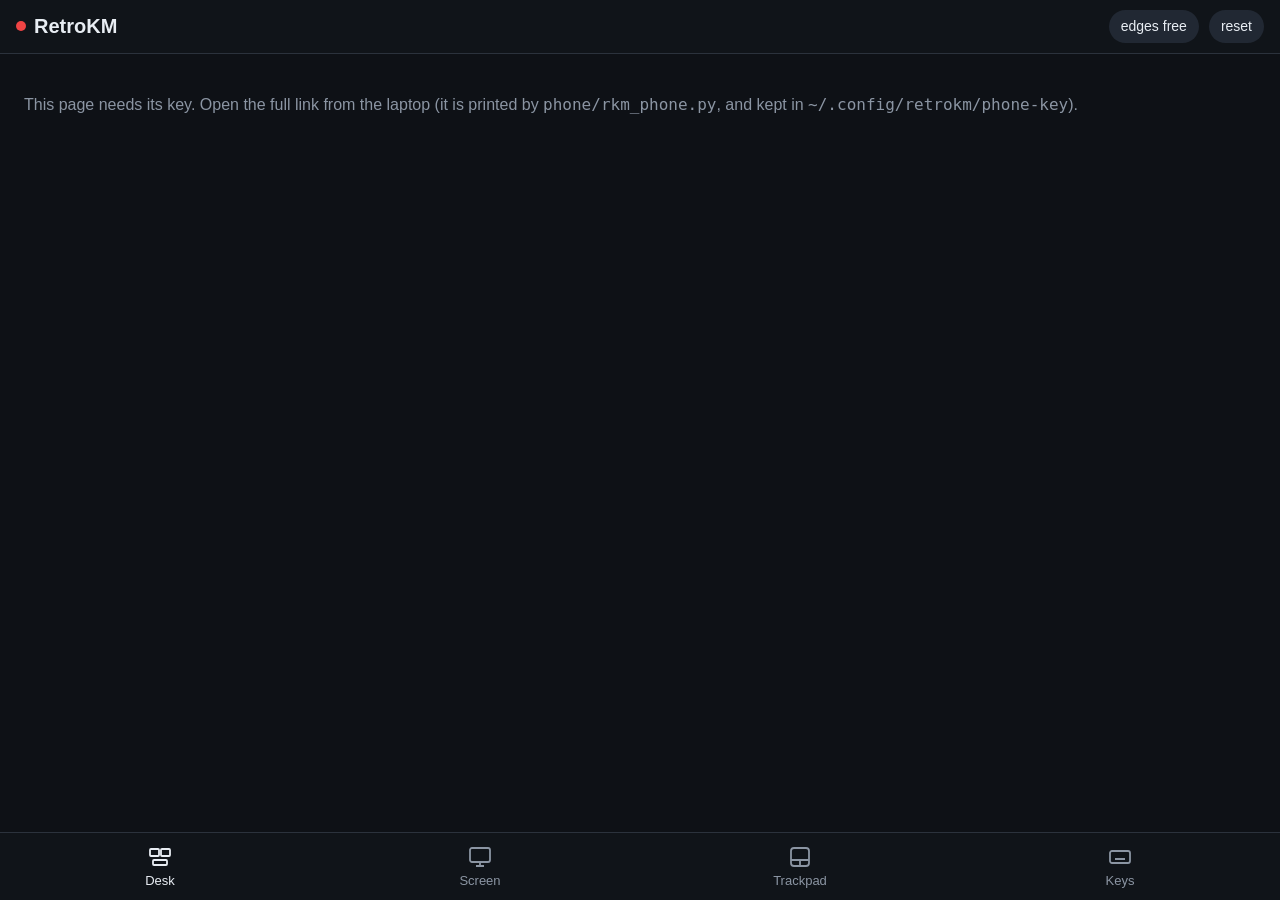
<file: phone/index.html>
<!doctype html>
<html lang="en">
<head>
<meta charset="utf-8">
<meta name="viewport" content="width=device-width, initial-scale=1, viewport-fit=cover, user-scalable=no">
<meta name="apple-mobile-web-app-capable" content="yes">
<meta name="mobile-web-app-capable" content="yes">
<meta name="apple-mobile-web-app-status-bar-style" content="black-translucent">
<meta name="apple-mobile-web-app-title" content="RetroKM">
<meta name="theme-color" content="#0e1116">
<link rel="apple-touch-icon" href="/icon.png">
<link id="manifest" rel="manifest" href="/manifest.json">
<title>RetroKM</title>
<style>
:root {
  --bg: #0e1116; --card: #181d25; --card2: #212833; --line: #2b323c;
  --text: #e8edf3; --muted: #8b95a3; --accent: #3b82f6; --ok: #22c55e;
  --bad: #ef4444; --warn: #fbbf24;
  --safe-t: env(safe-area-inset-top); --safe-b: env(safe-area-inset-bottom);
}
* { box-sizing: border-box; -webkit-tap-highlight-color: transparent; }
html, body { margin: 0; height: 100%; background: var(--bg); color: var(--text);
  font: 16px/1.35 -apple-system, BlinkMacSystemFont, "Segoe UI", Roboto, sans-serif;
  -webkit-user-select: none; user-select: none; overscroll-behavior: none; }
body { display: flex; flex-direction: column; }
button { font: inherit; color: inherit; border: 0; background: var(--card2);
  border-radius: 12px; padding: 10px 14px; cursor: pointer; }
button:active { filter: brightness(1.35); }
button:disabled { opacity: .4; }

header { padding: calc(var(--safe-t) + 10px) 16px 10px; display: flex; align-items: center;
  gap: 10px; border-bottom: 1px solid var(--line); background: #101419; }
header h1 { font-size: 20px; margin: 0; flex: 1; display: flex; align-items: center; gap: 8px; }
.dot { width: 10px; height: 10px; border-radius: 50%; background: var(--bad); flex: none; }
.dot.on { background: var(--ok); }
.chip { font-size: 14px; padding: 7px 12px; border-radius: 999px; }
.chip.lock-on { background: #3b2f14; color: var(--warn); }

main { flex: 1; overflow-y: auto; -webkit-overflow-scrolling: touch; }
.page { display: none; padding: 14px 16px 20px; }
.page.show { display: block; }
#pad.show { display: flex; flex-direction: column; height: 100%; padding-bottom: 12px; }
h2 { font-size: 13px; text-transform: uppercase; letter-spacing: .06em; color: var(--muted);
  margin: 18px 2px 8px; font-weight: 600; }
h2:first-child { margin-top: 2px; }

.focusbar { display: flex; align-items: center; gap: 10px; background: var(--card);
  border-radius: 14px; padding: 12px 14px; }
.focusbar .swatch { width: 14px; height: 14px; border-radius: 4px; }
.focusbar b { font-size: 18px; }

.grid { display: grid; grid-template-columns: repeat(auto-fill, minmax(148px, 1fr)); gap: 10px; }
.card { background: var(--card); border-radius: 14px; padding: 12px; border: 2px solid transparent;
  display: flex; flex-direction: column; gap: 6px; text-align: left; }
.card.focus { border-color: var(--ok); }
.card .top { display: flex; align-items: center; gap: 8px; }
.card .name { font-weight: 600; overflow: hidden; text-overflow: ellipsis; white-space: nowrap; }
.card .sub { font-size: 13px; color: var(--muted); }
.card.off .name { color: var(--muted); }
.stat { display: inline-flex; align-items: center; gap: 5px; }
.stat i { width: 7px; height: 7px; border-radius: 50%; background: #59606b; }
.stat i.on { background: var(--ok); }

.mon { display: flex; flex-direction: column; align-items: center; gap: 4px; }
.screen { width: 100%; aspect-ratio: 16 / 9; border-radius: 6px; border: 3px solid #3a4250;
  display: flex; align-items: center; justify-content: center; text-align: center;
  font-size: 13px; padding: 4px; background: #0b0e12; overflow: hidden; }
.screen.r43 { aspect-ratio: 4 / 3; }

/* sheets */
#veil { position: fixed; inset: 0; background: rgba(0,0,0,.5); display: none; z-index: 10; }
#veil.show { display: block; }
#sheet { position: fixed; left: 0; right: 0; bottom: 0; z-index: 11; background: #151a21;
  border-radius: 18px 18px 0 0; padding: 8px 16px calc(var(--safe-b) + 16px);
  transform: translateY(105%); transition: transform .2s ease; max-height: 80vh; overflow-y: auto; }
#sheet.show { transform: none; }
#sheet .grab { width: 40px; height: 5px; border-radius: 3px; background: #3a4250; margin: 0 auto 10px; }
#sheet h3 { margin: 4px 0 2px; font-size: 19px; }
#sheet p { margin: 0 0 12px; color: var(--muted); font-size: 14px; white-space: pre-line; }
.opts { display: flex; flex-direction: column; gap: 8px; }
.opts button { text-align: left; padding: 13px 14px; display: flex; align-items: center; gap: 10px; }
.opts button.cur { background: #1f4d3a; }
.opts button.danger { color: #fca5a5; }

/* trackpad */
#surface { flex: 1; min-height: 200px; background: var(--card); border-radius: 18px;
  border: 1px solid var(--line); position: relative; touch-action: none;
  display: flex; align-items: center; justify-content: center; color: #4b5563; font-size: 14px;
  text-align: center; padding: 20px; }
#surface.drag { border-color: var(--accent); }
.btnrow { display: grid; grid-template-columns: 1fr 1fr 1fr; gap: 8px; margin-top: 10px; }
.btnrow button { padding: 18px 0; touch-action: none; }
.btnrow button.held { background: var(--accent); }
.typerow { display: flex; gap: 8px; margin-top: 10px; }
#typer { flex: 1; font: inherit; color: var(--text); background: var(--card); border: 1px solid var(--line);
  border-radius: 12px; padding: 12px 14px; -webkit-user-select: text; user-select: text; }
.speed { display: flex; align-items: center; gap: 10px; margin-top: 10px; color: var(--muted); font-size: 14px; }
.speed input { flex: 1; }

/* keys */
.keys { display: grid; grid-template-columns: repeat(4, 1fr); gap: 8px; }
.keys.k6 { grid-template-columns: repeat(6, 1fr); }
.keys button { padding: 14px 0; font-size: 15px; }
.keys button.mod.on { background: var(--accent); }
.wide2 { grid-column: span 2; }

nav { display: flex; border-top: 1px solid var(--line); background: #101419;
  padding-bottom: var(--safe-b); }
nav button { flex: 1; background: none; border-radius: 0; padding: 12px 0 10px; color: var(--muted);
  font-size: 13px; display: flex; flex-direction: column; align-items: center; gap: 3px; }
nav button.cur { color: var(--text); }
nav svg { width: 24px; height: 24px; }

/* screen view */
#screen.show { display: flex; flex-direction: column; height: 100%; padding: 10px 0 0; }
.sbar { display: flex; gap: 6px; padding: 0 12px 8px; align-items: center; overflow-x: auto; }
.sbar button { padding: 8px 12px; font-size: 14px; white-space: nowrap; }
.sbar button.cur { background: var(--accent); }
.sbar .gap { flex: 1; }
#view { flex: 1; position: relative; overflow: hidden; background: #000; touch-action: none; }
#view img:not([src]) { visibility: hidden; }
#view img { position: absolute; left: 0; top: 0; transform-origin: 0 0; pointer-events: none;
  -webkit-user-drag: none; image-rendering: auto; }
#view .msg { position: absolute; inset: 0; display: flex; align-items: center; justify-content: center;
  color: var(--muted); font-size: 14px; text-align: center; padding: 20px; }
#screen .typerow { padding: 0 12px 10px; margin-top: 8px; display: none; }
#screen .typerow.show { display: flex; }
#tapmark { position: absolute; width: 28px; height: 28px; margin: -14px 0 0 -14px; border-radius: 50%;
  border: 2px solid var(--accent); opacity: 0; pointer-events: none; transition: opacity .35s; }

#toast { position: fixed; left: 50%; top: calc(var(--safe-t) + 64px); transform: translateX(-50%);
  background: #3b2f14; color: #fde68a; padding: 10px 16px; border-radius: 999px; font-size: 14px;
  z-index: 20; opacity: 0; transition: opacity .2s; pointer-events: none; max-width: 90vw; text-align: center; }
#toast.show { opacity: 1; }
#nokey { padding: 40px 24px; color: var(--muted); display: none; }
</style>
</head>
<body>
<header>
  <h1><span class="dot" id="hubdot"></span>RetroKM</h1>
  <button class="chip" id="lockbtn">edges free</button>
  <button class="chip" id="resetbtn">reset</button>
</header>

<main>
  <div id="nokey">This page needs its key. Open the full link from the laptop
    (it is printed by <code>phone/rkm_phone.py</code>, and kept in
    <code>~/.config/retrokm/phone-key</code>).</div>

  <section class="page show" id="desk">
    <h2>In control</h2>
    <div class="focusbar" id="focusbar"></div>
    <h2>Machines</h2>
    <div class="grid" id="machines"></div>
    <h2>Monitors</h2>
    <div class="grid" id="monitors"></div>
  </section>

  <section class="page" id="screen">
    <div class="sbar" id="sbar">
      <span class="gap"></span>
      <button data-wheel="360">▲</button><button data-wheel="-360">▼</button>
      <button id="kbtoggle">⌨</button>
    </div>
    <div id="view"><img id="shot" alt=""><div id="tapmark"></div><div class="msg" id="viewmsg">connecting…</div></div>
    <div class="typerow" id="typerow2">
      <input id="typer2" placeholder="type into the laptop…" autocomplete="off" autocorrect="off"
             autocapitalize="off" spellcheck="false" enterkeyhint="send">
    </div>
  </section>

  <section class="page" id="pad">
    <div id="surface">drag to move · tap to click<br>two fingers: tap to right-click, drag to scroll</div>
    <div class="btnrow">
      <button data-btn="1">Left</button><button data-btn="3">Middle</button><button data-btn="2">Right</button>
    </div>
    <div class="typerow">
      <input id="typer" placeholder="type here…" autocomplete="off" autocorrect="off"
             autocapitalize="off" spellcheck="false" enterkeyhint="send">
    </div>
    <div class="speed">speed <input type="range" id="speed" min="0.5" max="4" step="0.1" value="1.8"></div>
  </section>

  <section class="page" id="keyspage">
    <h2>Hold for the next key</h2>
    <div class="keys">
      <button class="mod" data-mod="leftctrl">Ctrl</button><button class="mod" data-mod="leftalt">Alt</button>
      <button class="mod" data-mod="leftshift">Shift</button><button class="mod" data-mod="leftmeta">Win</button>
    </div>
    <h2>Keys</h2>
    <div class="keys">
      <button data-key="esc">Esc</button><button data-key="tab">Tab</button>
      <button data-key="backspace">⌫</button><button data-key="enter">Enter</button>
      <button data-key="insert">Ins</button><button data-key="home">Home</button>
      <button data-key="pageup">PgUp</button><button data-key="delete">Del</button>
      <button data-key="printscreen">PrtSc</button><button data-key="end">End</button>
      <button data-key="pagedown">PgDn</button><button data-key="space">Space</button>
      <span></span><button data-key="up">↑</button><span></span><span></span>
      <button data-key="left">←</button><button data-key="down">↓</button><button data-key="right">→</button><span></span>
    </div>
    <h2>Function keys</h2>
    <div class="keys k6" id="fkeys"></div>
    <h2>Combos</h2>
    <div class="keys">
      <button class="wide2" data-combo="ctrl+alt+delete">Ctrl+Alt+Del</button>
      <button class="wide2" data-combo="alt+tab">Alt+Tab</button>
      <button data-combo="ctrl+c">Copy</button><button data-combo="ctrl+v">Paste</button>
      <button data-combo="ctrl+z">Undo</button><button data-combo="alt+f4">Alt+F4</button>
    </div>
  </section>
</main>

<nav>
  <button class="cur" data-page="desk"><svg viewBox="0 0 24 24" fill="none" stroke="currentColor" stroke-width="1.8"><rect x="2" y="4" width="9" height="7" rx="1"/><rect x="13" y="4" width="9" height="7" rx="1"/><rect x="5" y="15" width="14" height="5" rx="1"/></svg>Desk</button>
  <button data-page="screen"><svg viewBox="0 0 24 24" fill="none" stroke="currentColor" stroke-width="1.8"><rect x="2" y="3" width="20" height="14" rx="2"/><path d="M8 21h8M12 17v4"/></svg>Screen</button>
  <button data-page="pad"><svg viewBox="0 0 24 24" fill="none" stroke="currentColor" stroke-width="1.8"><rect x="3" y="3" width="18" height="18" rx="3"/><path d="M3 15h18M12 15v6"/></svg>Trackpad</button>
  <button data-page="keyspage"><svg viewBox="0 0 24 24" fill="none" stroke="currentColor" stroke-width="1.8"><rect x="2" y="6" width="20" height="12" rx="2"/><path d="M6 10h.01M10 10h.01M14 10h.01M18 10h.01M7 14h10"/></svg>Keys</button>
</nav>

<div id="veil"></div>
<div id="sheet"><div class="grab"></div><div id="sheetbody"></div></div>
<div id="toast"></div>

<script>
"use strict";
const $ = (s) => document.querySelector(s);
const key = new URLSearchParams(location.search).get("k") || "";
$("#manifest").href = "/manifest.json?k=" + encodeURIComponent(key);

let ws = null, lay = null, hubUp = false, toastT = 0;

function toast(s) {
  const t = $("#toast");
  t.textContent = s; t.classList.add("show");
  clearTimeout(toastT); toastT = setTimeout(() => t.classList.remove("show"), 2600);
}
function send(line) {
  if (ws && ws.readyState === 1) { ws.send(line); return true; }
  toast("not connected"); return false;
}
function connect() {
  if (!key) { $("#nokey").style.display = "block"; $("#desk").classList.remove("show"); return; }
  ws = new WebSocket((location.protocol === "https:" ? "wss://" : "ws://") + location.host +
                     "/ws?k=" + encodeURIComponent(key));
  ws.onmessage = (e) => {
    const m = JSON.parse(e.data);
    if (m.layout) { lay = m.layout; hubUp = true; render(); }
    if ("hub" in m) { hubUp = m.hub; render(); }
    if (m.error) toast(m.error);
  };
  ws.onclose = () => { hubUp = false; render(); setTimeout(connect, 1500); };
}
// a phone that slept: reconnect at once
document.addEventListener("visibilitychange", () => {
  if (!document.hidden && (!ws || ws.readyState > 1)) connect();
});

const hex = (c) => "#" + ((c >>> 0) & 0xFFFFFF).toString(16).padStart(6, "0");
const screenBy = (n) => lay && lay.screens.find((s) => s.name === n);
const labelOf = (n) => { const s = screenBy(n); return s ? s.label : n; };
const monLabel = (m) => m.label || m.name;
const esc = (s) => String(s).replace(/[&<>"]/g, (c) => ({"&": "&amp;", "<": "&lt;", ">": "&gt;", '"': "&quot;"}[c]));

function render() {
  $("#hubdot").classList.toggle("on", hubUp && !!lay);
  if (!lay) {
    $("#focusbar").innerHTML = '<span class="sub">waiting for the hub…</span>';
    return;
  }
  const lb = $("#lockbtn");
  lb.textContent = lay.locked ? "edges locked" : "edges free";
  lb.classList.toggle("lock-on", !!lay.locked);

  const a = screenBy(lay.active);
  $("#focusbar").innerHTML = a
    ? `<span class="swatch" style="background:${hex(a.color)}"></span><b>${esc(a.label)}</b>`
    : `<span class="sub">nobody has the keyboard</span>`;

  $("#machines").innerHTML = lay.screens.map((s, i) => {
    const where = lay.monitors.filter((m) => m.shows === s.name).map(monLabel);
    const st = s.ready ? "online" : (s.agent ? "offline" : "no link");
    return `<button class="card ${s.name === lay.active ? "focus" : ""} ${s.ready ? "" : "off"}" data-scr="${i}">
      <div class="top"><span class="swatch" style="width:12px;height:12px;border-radius:4px;flex:none;background:${hex(s.color)}"></span>
      <span class="name">${esc(s.label)}</span></div>
      <div class="sub"><span class="stat"><i class="${s.ready ? "on" : ""}"></i>${st}</span></div>
      <div class="sub">${where.length ? "on " + esc(where.join(", ")) : "&nbsp;"}</div></button>`;
  }).join("");

  const mons = [...lay.monitors].sort((x, y) => x.capture - y.capture || x.row - y.row || x.col - y.col);
  $("#monitors").innerHTML = mons.map((m) => {
    const s = screenBy(m.shows);
    const col = s ? hex(s.color) : "#3a4250";
    const what = m.sharedOn ? labelOf(m.shared) : (s ? s.label : "off");
    const sub = m.fixed ? "built in" : m.capture ? "capture · out " + m.output : "out " + m.output + (m.shared ? " · shared" : "");
    return `<button class="card mon" data-mon="${esc(m.name)}">
      <div class="screen ${m.aw === 4 ? "r43" : ""}" style="border-color:${col};color:${s || m.sharedOn ? "var(--text)" : "var(--muted)"}">${esc(what)}</div>
      <div class="name">${esc(monLabel(m))}</div><div class="sub">${esc(sub)}</div></button>`;
  }).join("");
}

/* ---- sheets ---- */
function openSheet(html, wire) {
  $("#sheetbody").innerHTML = html;
  $("#veil").classList.add("show"); $("#sheet").classList.add("show");
  $("#sheetbody").querySelectorAll("[data-cmd]").forEach((b) =>
    b.addEventListener("click", () => { send(b.dataset.cmd); closeSheet(); }));
  if (wire) wire();
}
function closeSheet() { $("#veil").classList.remove("show"); $("#sheet").classList.remove("show"); }
$("#veil").addEventListener("click", closeSheet);

function machineSheet(s) {
  const opts = [];
  if (s.ready && s.name !== lay.active) opts.push(`<button data-cmd="goto ${s.name}">Take control of it</button>`);
  else if (s.name === lay.active) opts.push(`<button class="cur" disabled>In control now</button>`);
  if (s.input) for (const m of lay.monitors) {
    if (m.fixed || m.capture) continue;
    const on = m.shows === s.name && !m.sharedOn;
    opts.push(`<button class="${on ? "cur" : ""}" data-cmd="tie ${s.name} ${m.name}">Show on ${esc(monLabel(m))}</button>`);
  }
  openSheet(`<h3>${esc(s.label)}</h3><p>${esc(s.about || "")}</p><div class="opts">${opts.join("") ||
    '<p>Nothing to do with it from here.</p>'}</div>`);
}

function monitorSheet(m) {
  const opts = [];
  if (m.fixed) {
    opts.push(`<button data-cmd="goto ${m.fixed}">Take control of ${esc(labelOf(m.fixed))}</button>`);
  } else {
    if (m.shared) {
      opts.push(`<button class="${m.sharedOn ? "cur" : ""}" data-cmd="share ${m.name} on">Its own input: ${esc(labelOf(m.shared))}</button>`);
      opts.push(`<button class="${m.sharedOn ? "" : "cur"}" data-cmd="share ${m.name} off">The switcher's input</button>`);
    }
    for (const s of lay.screens) {
      if (!s.input) continue;
      const on = m.shows === s.name && !m.sharedOn;
      opts.push(`<button class="${on ? "cur" : ""}" data-cmd="tie ${s.name} ${m.name}">
        <span class="swatch" style="width:12px;height:12px;border-radius:4px;background:${hex(s.color)}"></span>${esc(s.label)}</button>`);
    }
    opts.push(`<button class="danger" data-cmd="untie ${m.name}">Nothing (no signal)</button>`);
  }
  const shows = m.sharedOn ? labelOf(m.shared) : (m.shows ? labelOf(m.shows) : "nothing");
  openSheet(`<h3>${esc(monLabel(m))}</h3><p>showing ${esc(shows)}</p><div class="opts">${opts.join("")}</div>`);
}

$("#machines").addEventListener("click", (e) => {
  const c = e.target.closest("[data-scr]"); if (c && lay) machineSheet(lay.screens[+c.dataset.scr]);
});
$("#monitors").addEventListener("click", (e) => {
  const c = e.target.closest("[data-mon]");
  if (c && lay) monitorSheet(lay.monitors.find((m) => m.name === c.dataset.mon));
});
$("#lockbtn").addEventListener("click", () => send("lock"));
$("#resetbtn").addEventListener("click", () => openSheet(
  `<h3>Reset the KVM?</h3><p>The hub starts over: screens blink, the keyboard and mouse drop for a few seconds, and every machine reconnects.</p>
   <div class="opts"><button class="danger" data-cmd="reset">Reset</button></div>`));

/* ---- tabs ---- */
document.querySelectorAll("nav button").forEach((b) => b.addEventListener("click", () => {
  document.querySelectorAll("nav button").forEach((x) => x.classList.toggle("cur", x === b));
  document.querySelectorAll(".page").forEach((p) => p.classList.toggle("show", p.id === b.dataset.page));
  screenShown(b.dataset.page === "screen");
}));

/* ---- trackpad ---- */
const surf = $("#surface");
const pts = new Map();
let gesture = null, accX = 0, accY = 0, wheelAcc = 0, flushT = 0, lastTap = 0, dragHold = false;
let speed = 1.8;
try { speed = +localStorage.getItem("rkm-speed") || 1.8; } catch (e) {}
$("#speed").value = speed;
$("#speed").addEventListener("input", (e) => {
  speed = +e.target.value; try { localStorage.setItem("rkm-speed", speed); } catch (e2) {}
});

function flush() {
  flushT = 0;
  const out = [];
  const dx = Math.trunc(accX), dy = Math.trunc(accY);
  if (dx || dy) { out.push(`rel ${dx} ${dy}`); accX -= dx; accY -= dy; }
  const w = Math.trunc(wheelAcc / 120) * 120;
  if (w) { out.push(`wheel ${w}`); wheelAcc -= w; }
  if (out.length) send(out.join("\n"));
}
const queue = () => { if (!flushT) flushT = setTimeout(flush, 16); };
const click = (b) => send(`btn ${b} 1\nbtn ${b} 0`);

surf.addEventListener("pointerdown", (e) => {
  try { surf.setPointerCapture(e.pointerId); } catch (err) {}
  pts.set(e.pointerId, {x: e.clientX, y: e.clientY});
  const now = performance.now();
  if (pts.size === 1) {
    // a tap then a quick press again: hold the left button and drag
    dragHold = now - lastTap < 300;
    if (dragHold) { send("btn 1 1"); surf.classList.add("drag"); }
    gesture = {t: now, moved: 0, fingers: 1};
  } else if (gesture) gesture.fingers = Math.max(gesture.fingers, pts.size);
});
surf.addEventListener("pointermove", (e) => {
  const p = pts.get(e.pointerId); if (!p) return;
  const dx = e.clientX - p.x, dy = e.clientY - p.y;
  p.x = e.clientX; p.y = e.clientY;
  if (gesture) gesture.moved += Math.abs(dx) + Math.abs(dy);
  if (pts.size === 1) {
    const mag = Math.hypot(dx, dy), g = speed * (1 + Math.min(mag, 25) / 12);
    accX += dx * g; accY += dy * g;
  } else if (pts.size === 2) {
    wheelAcc += dy * 3;   // two fingers (each counts): ~20 px per notch, content follows the fingers
  }
  queue();
});
function up(e) {
  if (!pts.has(e.pointerId)) return;
  pts.delete(e.pointerId);
  if (pts.size) return;
  const g = gesture; gesture = null;
  if (dragHold) { send("btn 1 0"); dragHold = false; surf.classList.remove("drag"); lastTap = 0; return; }
  if (g && g.moved < 12 && performance.now() - g.t < 280) {
    click(g.fingers >= 2 ? 2 : 1);
    lastTap = g.fingers === 1 ? performance.now() : 0;
  }
}
surf.addEventListener("pointerup", up);
surf.addEventListener("pointercancel", up);

document.querySelectorAll(".btnrow button").forEach((b) => {
  const n = b.dataset.btn;
  b.addEventListener("pointerdown", (e) => { try { b.setPointerCapture(e.pointerId); } catch (err) {} b.classList.add("held"); send(`btn ${n} 1`); });
  const rel = () => { if (b.classList.contains("held")) { b.classList.remove("held"); send(`btn ${n} 0`); } };
  b.addEventListener("pointerup", rel); b.addEventListener("pointercancel", rel);
});

/* typing: every keystroke goes straight through; the field stays empty */
function typingBox(typer, sendTo) {
typer.addEventListener("beforeinput", (e) => {
  e.preventDefault();
  if (e.inputType === "insertText" || e.inputType === "insertReplacementText") {
    if (e.data) sendTo("text " + e.data);
  } else if (e.inputType === "deleteContentBackward") {
    sendTo("key backspace 1\nkey backspace 0");
  } else if (e.inputType === "insertLineBreak" || e.inputType === "insertParagraph") {
    sendTo("key enter 1\nkey enter 0");
  }
});
typer.addEventListener("keydown", (e) => {
  if (e.key === "Enter") { e.preventDefault(); sendTo("key enter 1\nkey enter 0"); }
});
typer.addEventListener("input", () => { if (typer.value) { sendTo("text " + typer.value); typer.value = ""; } });
}
typingBox($("#typer"), send);

/* ---- keys ---- */
const fk = $("#fkeys");
for (let i = 1; i <= 12; i++) fk.insertAdjacentHTML("beforeend", `<button data-key="f${i}">F${i}</button>`);
const mods = new Set();
document.querySelectorAll("[data-mod]").forEach((b) => b.addEventListener("click", () => {
  const m = b.dataset.mod;
  if (mods.has(m)) mods.delete(m); else mods.add(m);
  b.classList.toggle("on", mods.has(m));
}));
document.addEventListener("click", (e) => {
  const k = e.target.closest("[data-key]"), c = e.target.closest("[data-combo]");
  if (k) {
    const ms = [...mods], lines = [];
    ms.forEach((m) => lines.push(`key ${m} 1`));
    lines.push(`key ${k.dataset.key} 1`, `key ${k.dataset.key} 0`);
    ms.reverse().forEach((m) => lines.push(`key ${m} 0`));
    send(lines.join("\n"));
    mods.clear(); document.querySelectorAll("[data-mod]").forEach((b) => b.classList.remove("on"));
  } else if (c) send("combo " + c.dataset.combo);
});

/* ---- screen view: the laptop's monitors, one at a time ---- */
const view = $("#view"), shot = $("#shot"), vmsg = $("#viewmsg");
let sws = null, mons = [], monIdx = 0, sOn = false, waiting = false, shotUrl = null;
let fit = {k: 1, w: 0, h: 0}, z = 1, tx = 0, ty = 0;
try { monIdx = +localStorage.getItem("rkm-mon") || 0; } catch (e) {}

function ssend(line) { if (sws && sws.readyState === 1) sws.send(line); }
function screenShown(on) {
  sOn = on;
  if (on && (!sws || sws.readyState > 1)) screenConnect();
  if (on) { layoutView(); askFrame(); }
}
function screenConnect() {
  if (!key) return;
  vmsg.textContent = "connecting…"; vmsg.style.display = "flex";
  sws = new WebSocket((location.protocol === "https:" ? "wss://" : "ws://") + location.host +
                      "/screen?k=" + encodeURIComponent(key));
  sws.binaryType = "blob";
  waiting = false;
  sws.onopen = () => askFrame();
  sws.onmessage = (e) => {
    if (typeof e.data !== "string") {             // a frame
      const url = URL.createObjectURL(e.data);
      shot.onload = () => {
        if (shotUrl) URL.revokeObjectURL(shotUrl);
        shotUrl = url; vmsg.style.display = "none";
        waiting = false; setTimeout(askFrame, 20);
      };
      shot.src = url;
      return;
    }
    const m = JSON.parse(e.data);
    if (m.mons) { mons = m.mons; if (monIdx >= mons.length) monIdx = 0; drawMonButtons(); layoutView(); askFrame(); }
    if (m.same) { waiting = false; setTimeout(askFrame, 120); }
    if (m.error) { toast(m.error); waiting = false; setTimeout(askFrame, 1000); }
  };
  sws.onclose = () => { waiting = false; if (sOn) setTimeout(screenConnect, 1500); };
}
function askFrame() {
  if (!sOn || waiting || document.hidden || !sws || sws.readyState !== 1 || !mons.length) return;
  const m = mons[monIdx];
  const want = Math.min(m.w, Math.round(fit.w * z * Math.min(devicePixelRatio || 1, 2)));
  waiting = true;
  ssend(`frame ${monIdx} ${Math.max(320, want)} ${z > 1.5 ? 70 : 55}`);
}
function drawMonButtons() {
  const bar = $("#sbar");
  bar.querySelectorAll("[data-mon-i]").forEach((b) => b.remove());
  const gap = bar.querySelector(".gap");
  mons.forEach((m, i) => {
    const b = document.createElement("button");
    b.dataset.monI = i;
    b.textContent = i === 0 && mons.length > 1 ? "Left" : i === mons.length - 1 && mons.length > 1 ? "Right" : m.name;
    if (mons.length > 2) b.textContent = m.name;
    b.className = i === monIdx ? "cur" : "";
    b.addEventListener("click", () => {
      monIdx = i; try { localStorage.setItem("rkm-mon", i); } catch (e) {}
      drawMonButtons(); z = 1; layoutView(); waiting = false; askFrame();
    });
    bar.insertBefore(b, gap);
  });
}
function layoutView() {
  if (!mons.length) return;
  const m = mons[monIdx], vw = view.clientWidth, vh = view.clientHeight;
  if (!vw || !vh) return;
  const k = Math.min(vw / m.w, vh / m.h);
  fit = {k, w: m.w * k, h: m.h * k};
  shot.style.width = fit.w + "px"; shot.style.height = fit.h + "px";
  clampPan(); place();
}
function clampPan() {
  const vw = view.clientWidth, vh = view.clientHeight, w = fit.w * z, h = fit.h * z;
  tx = w <= vw ? (vw - w) / 2 : Math.min(0, Math.max(vw - w, tx));
  ty = h <= vh ? (vh - h) / 2 : Math.min(0, Math.max(vh - h, ty));
}
function place() { shot.style.transform = `translate(${tx}px, ${ty}px) scale(${z})`; }
addEventListener("resize", layoutView);

// a point on the view -> desktop pixels, or null off the picture
function toDesk(px, py) {
  const m = mons[monIdx]; if (!m) return null;
  const bx = (px - tx) / z, by = (py - ty) / z;
  if (bx < 0 || by < 0 || bx >= fit.w || by >= fit.h) return null;
  return [Math.round(m.x + bx / fit.k), Math.round(m.y + by / fit.k)];
}
function mark(px, py) {
  const t = $("#tapmark");
  t.style.left = px + "px"; t.style.top = py + "px"; t.style.transition = "none"; t.style.opacity = 1;
  requestAnimationFrame(() => { t.style.transition = ""; t.style.opacity = 0; });
}
function clickAt(px, py, btn) {
  const d = toDesk(px, py); if (!d) return;
  mark(px, py);
  ssend(`warp ${d[0]} ${d[1]}\nbtn ${btn} 1\nbtn ${btn} 0`);
  waiting = false; setTimeout(askFrame, 60);
}

// one finger: tap = click there, hold = right click, drag = pan (zoomed);
// two fingers: pinch to zoom
const vp = new Map();
let vg = null;
const rel = (e) => { const r = view.getBoundingClientRect(); return [e.clientX - r.left, e.clientY - r.top]; };
view.addEventListener("pointerdown", (e) => {
  try { view.setPointerCapture(e.pointerId); } catch (err) {}
  vp.set(e.pointerId, rel(e));
  if (vp.size === 1) {
    const [x, y] = rel(e);
    vg = {x, y, t: performance.now(), moved: 0, two: false, done: false};
    vg.hold = setTimeout(() => { if (vg && !vg.moved && !vg.two) { vg.done = true; clickAt(x, y, 2); } }, 550);
  } else if (vp.size === 2 && vg) {
    vg.two = true; clearTimeout(vg.hold);
    const [a, b] = [...vp.values()];
    vg.d0 = Math.hypot(a[0] - b[0], a[1] - b[1]); vg.z0 = z;
    vg.mx = (a[0] + b[0]) / 2; vg.my = (a[1] + b[1]) / 2; vg.tx0 = tx; vg.ty0 = ty;
  }
});
view.addEventListener("pointermove", (e) => {
  if (!vp.has(e.pointerId) || !vg) return;
  const [x, y] = rel(e), [ox, oy] = vp.get(e.pointerId);
  vp.set(e.pointerId, [x, y]);
  if (vp.size === 1 && !vg.two) {
    vg.moved += Math.abs(x - ox) + Math.abs(y - oy);
    if (vg.moved > 8) { clearTimeout(vg.hold); if (z > 1) { tx += x - ox; ty += y - oy; clampPan(); place(); } }
  } else if (vp.size === 2) {
    const [a, b] = [...vp.values()];
    const d = Math.hypot(a[0] - b[0], a[1] - b[1]), mx = (a[0] + b[0]) / 2, my = (a[1] + b[1]) / 2;
    const nz = Math.max(1, Math.min(5, vg.z0 * d / vg.d0));
    // keep the spot under the first midpoint under the fingers
    tx = mx - (vg.mx - vg.tx0) * nz / vg.z0; ty = my - (vg.my - vg.ty0) * nz / vg.z0;
    z = nz; clampPan(); place();
  }
});
function vup(e) {
  if (!vp.has(e.pointerId)) return;
  vp.delete(e.pointerId);
  if (vp.size || !vg) return;
  const g = vg; vg = null; clearTimeout(g.hold);
  if (g.two) { waiting = false; askFrame(); return; }   // sharper picture for the new zoom
  if (!g.done && g.moved <= 8 && performance.now() - g.t < 550) clickAt(g.x, g.y, 1);
}
view.addEventListener("pointerup", vup);
view.addEventListener("pointercancel", vup);

document.querySelectorAll("[data-wheel]").forEach((b) =>
  b.addEventListener("click", () => ssend("wheel " + b.dataset.wheel)));
$("#kbtoggle").addEventListener("click", () => {
  const r = $("#typerow2"); r.classList.toggle("show");
  if (r.classList.contains("show")) $("#typer2").focus();
  setTimeout(layoutView, 50);
});
typingBox($("#typer2"), ssend);
document.addEventListener("visibilitychange", () => { if (!document.hidden && sOn) screenShown(true); });

render();
connect();
</script>
</body>
</html>
</file>
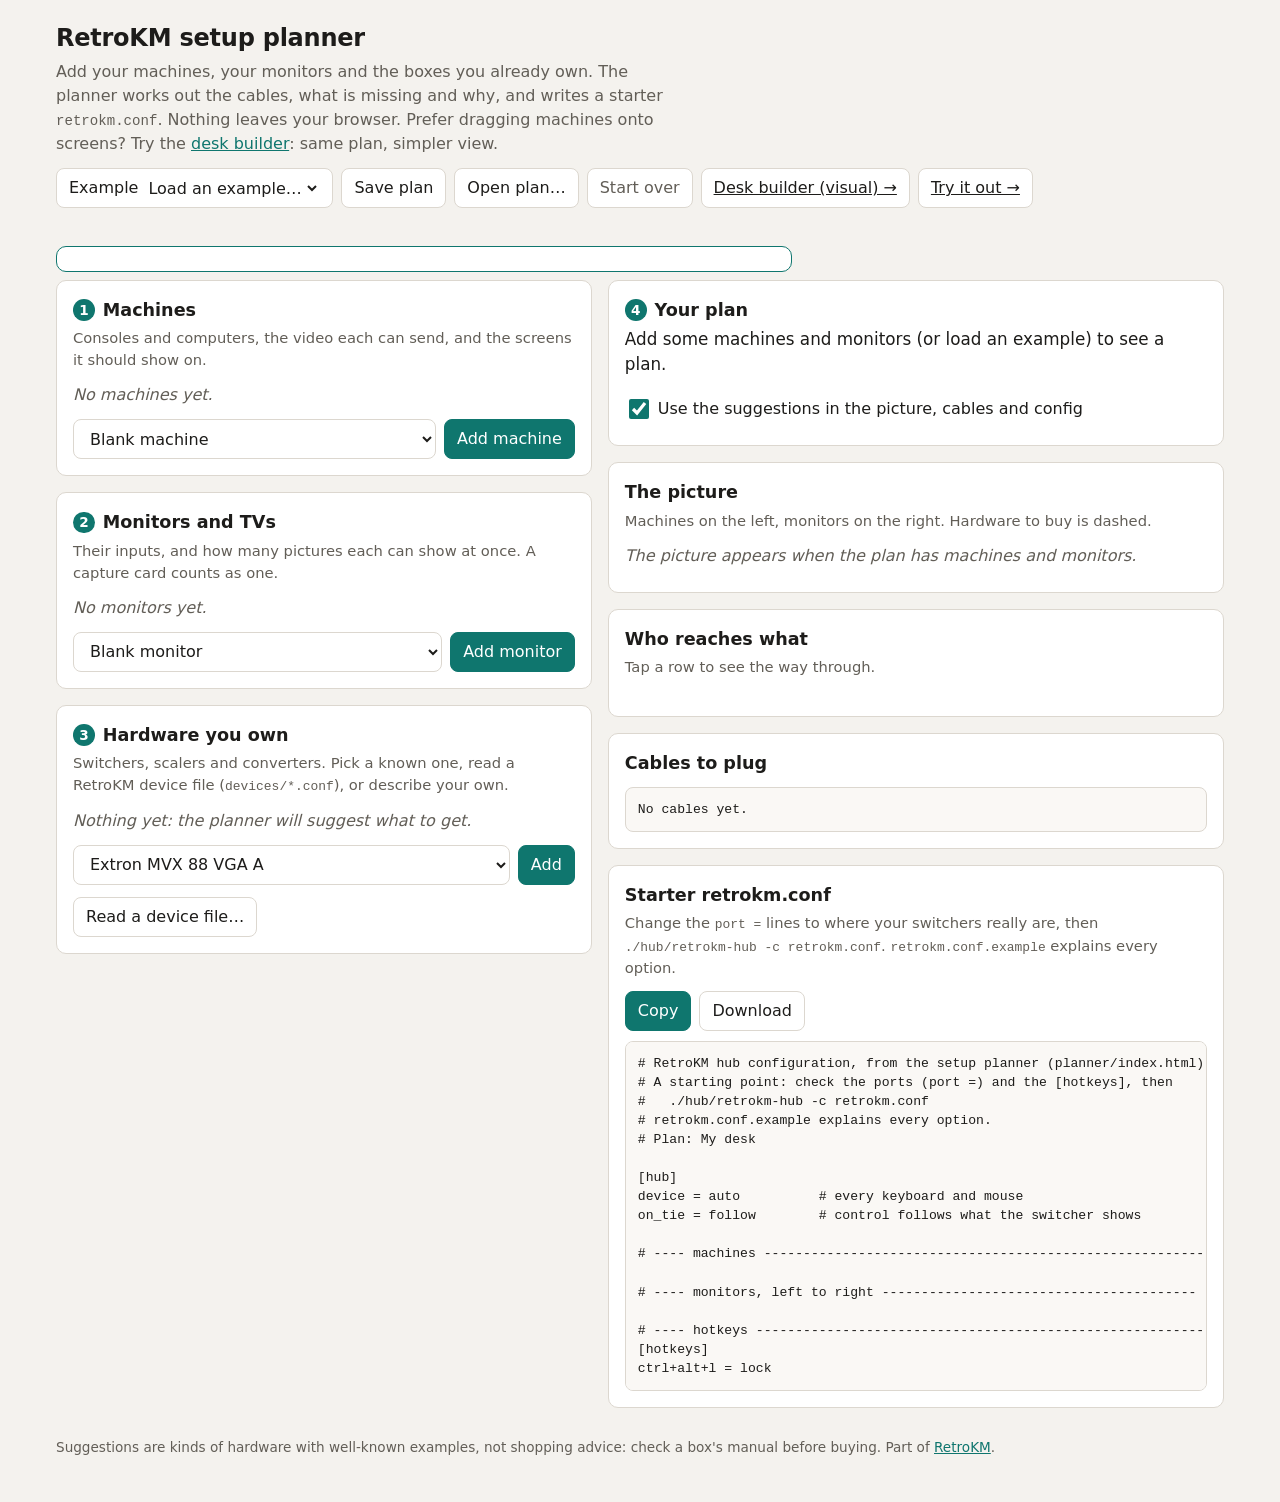
<file: planner/index.html>
<!doctype html>
<html lang="en">
<head>
<meta charset="utf-8">
<meta name="viewport" content="width=device-width, initial-scale=1">
<title>RetroKM Setup Planner</title>
<meta name="description" content="Lay out a desk of old machines and monitors, see what hardware is missing and why, and get a starter retrokm.conf.">
<link rel="stylesheet" href="style.css">
</head>
<body>
<header class="top">
  <div class="wrap">
    <h1>RetroKM setup planner</h1>
    <p class="lede">Add your machines, your monitors and the boxes you already own. The planner works out the cables,
      what is missing and why, and writes a starter <code>retrokm.conf</code>. Nothing leaves your browser.
      Prefer dragging machines onto screens? Try the <a href="desk.html">desk builder</a>: same plan, simpler view.</p>
    <div class="bar">
      <label class="btn">Example
        <select id="example" aria-label="Load an example desk">
          <option value="">Load an example…</option>
        </select>
      </label>
      <button class="btn" id="save" type="button">Save plan</button>
      <label class="btn" for="load">Open plan…</label>
      <input type="file" id="load" accept=".json,application/json" hidden>
      <button class="btn quiet" id="new" type="button">Start over</button>
      <a class="btn" href="desk.html">Desk builder (visual) →</a>
      <a class="btn" href="desk.html#try">Try it out →</a>
    </div>
    <p class="status" id="status" role="status" aria-live="polite"></p>
    <div class="ask" id="ask" role="region" aria-label="Question" aria-live="polite" hidden></div>
  </div>
</header>

<main class="wrap grid">
  <div class="col">
    <section class="card" aria-labelledby="h-machines">
      <h2 id="h-machines"><span class="step">1</span> Machines</h2>
      <p class="hint">Consoles and computers, the video each can send, and the screens it should show on.</p>
      <div id="machines" class="list"></div>
      <div class="add">
        <select id="machine-preset" aria-label="Kind of machine to add"></select>
        <button class="btn primary" id="add-machine" type="button">Add machine</button>
      </div>
    </section>

    <section class="card" aria-labelledby="h-monitors">
      <h2 id="h-monitors"><span class="step">2</span> Monitors and TVs</h2>
      <p class="hint">Their inputs, and how many pictures each can show at once. A capture card counts as one.</p>
      <div id="monitors" class="list"></div>
      <div class="add">
        <select id="monitor-preset" aria-label="Kind of monitor to add"></select>
        <button class="btn primary" id="add-monitor" type="button">Add monitor</button>
      </div>
    </section>

    <section class="card" aria-labelledby="h-hardware">
      <h2 id="h-hardware"><span class="step">3</span> Hardware you own</h2>
      <p class="hint">Switchers, scalers and converters. Pick a known one, read a RetroKM device file
        (<code>devices/*.conf</code>), or describe your own.</p>
      <div id="hardware" class="list"></div>
      <div class="add">
        <select id="hardware-pick" aria-label="Hardware to add"></select>
        <button class="btn primary" id="add-hardware" type="button">Add</button>
      </div>
      <div class="add">
        <label class="btn" for="device-file">Read a device file…</label>
        <input type="file" id="device-file" accept=".conf,text/plain" hidden>
      </div>
    </section>
  </div>

  <div class="col">
    <section class="card" aria-labelledby="h-plan">
      <h2 id="h-plan"><span class="step">4</span> Your plan</h2>
      <div id="summary"></div>
      <label class="check"><input type="checkbox" id="with-suggestions" checked> Use the suggestions in the picture, cables and config</label>
      <div id="suggestions"></div>
      <div id="missing"></div>
      <div id="modes"></div>
      <div id="side"></div>
      <div id="notes"></div>
    </section>

    <section class="card" aria-labelledby="h-picture">
      <h2 id="h-picture">The picture</h2>
      <p class="hint">Machines on the left, monitors on the right. Hardware to buy is dashed.</p>
      <div class="scroller picture" id="picture"></div>
      <div class="legend" id="legend"></div>
    </section>

    <section class="card" aria-labelledby="h-reach">
      <h2 id="h-reach">Who reaches what</h2>
      <p class="hint">Tap a row to see the way through.</p>
      <div class="scroller" id="reach"></div>
      <div id="route-detail" class="route-detail" aria-live="polite"></div>
    </section>

    <section class="card" aria-labelledby="h-wiring">
      <h2 id="h-wiring">Cables to plug</h2>
      <pre class="out" id="wiring"></pre>
    </section>

    <section class="card" aria-labelledby="h-config">
      <h2 id="h-config">Starter retrokm.conf</h2>
      <p class="hint">Change the <code>port =</code> lines to where your switchers really are, then
        <code>./hub/retrokm-hub -c retrokm.conf</code>. <code>retrokm.conf.example</code> explains every option.</p>
      <div class="bar">
        <button class="btn primary" id="copy" type="button">Copy</button>
        <button class="btn" id="download" type="button">Download</button>
      </div>
      <pre class="out" id="config" tabindex="0"></pre>
    </section>
  </div>
</main>

<footer class="wrap foot">
  <p>Suggestions are kinds of hardware with well-known examples, not shopping advice: check a box's manual
    before buying. Part of <a href="https://github.com/itsbigcforme67/retrokm">RetroKM</a>.</p>
</footer>

<script src="catalogue.js"></script>
<script src="logic.js"></script>
<script src="examples.js"></script>
<script src="ui.js"></script>
<script src="app.js"></script>
</body>
</html>
</file>
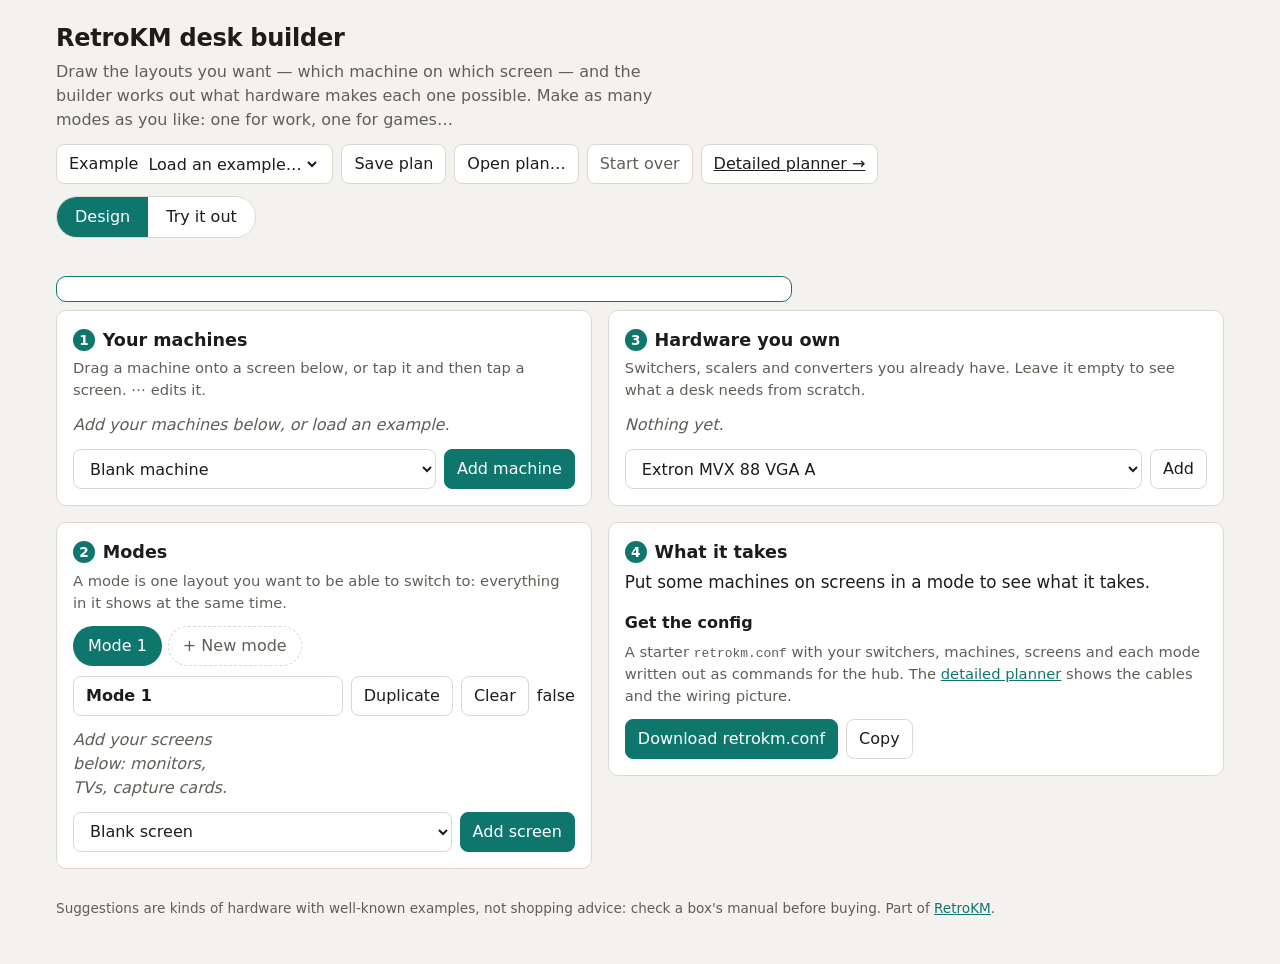
<file: planner/desk.html>
<!doctype html>
<html lang="en">
<head>
<meta charset="utf-8">
<meta name="viewport" content="width=device-width, initial-scale=1">
<title>RetroKM Desk Builder</title>
<meta name="description" content="Drag your machines onto your screens to draw the layouts you want; the builder works out what hardware makes each one possible.">
<link rel="stylesheet" href="style.css">
</head>
<body>
<header class="top">
  <div class="wrap">
    <h1>RetroKM desk builder</h1>
    <p class="lede">Draw the layouts you want — which machine on which screen — and the builder works out
      what hardware makes each one possible. Make as many modes as you like: one for work, one for games…</p>
    <div class="bar">
      <label class="btn">Example
        <select id="example" aria-label="Load an example desk">
          <option value="">Load an example…</option>
        </select>
      </label>
      <button class="btn" id="save" type="button">Save plan</button>
      <label class="btn" for="load">Open plan…</label>
      <input type="file" id="load" accept=".json,application/json" hidden>
      <button class="btn quiet" id="new" type="button">Start over</button>
      <a class="btn" href="index.html">Detailed planner →</a>
    </div>
    <div class="views" role="tablist" aria-label="View">
      <button type="button" role="tab" class="view-tab" id="tab-design" aria-selected="true">Design</button>
      <button type="button" role="tab" class="view-tab" id="tab-try" aria-selected="false">Try it out</button>
    </div>
    <p class="status" id="status" role="status" aria-live="polite"></p>
    <div class="ask" id="ask" role="region" aria-label="Question" aria-live="polite" hidden></div>
  </div>
</header>

<main class="wrap" id="try-view" hidden>
  <section class="card" aria-labelledby="h-try">
    <h2 id="h-try">Try it out</h2>
    <p class="hint">A pretend desk running RetroKM on the cables the planner laid. Drag a machine onto a screen
      (or tap it, then a screen), or switch to one of your modes. You see what the hub does by itself (⚡), what
      you do by hand (✋), and what gets in the way (⚠). Point at a screen to see where the keyboard goes.</p>
    <div class="row">
      <span class="label inline">Hardware:</span>
      <div class="seg" role="radiogroup" aria-label="Which hardware">
        <button type="button" role="radio" id="sim-owned">What I own</button>
        <button type="button" role="radio" id="sim-sug">With the suggestions</button>
      </div>
      <button type="button" id="sim-reset">All screens off</button>
    </div>
    <div class="row" id="sim-modes"></div>
    <div id="sim-tray" class="tray"></div>
    <div id="sim-desk" class="sim-desk"></div>
    <div id="sim-last" class="sim-last" aria-live="polite"></div>
    <div id="sim-control" class="control-banner" aria-live="polite"></div>
    <div class="row">
      <input type="text" id="sim-type" class="name" placeholder="Type here: it goes where the pointer is" aria-label="Type to the machine under the pointer">
    </div>
    <p class="note" id="sim-typed"></p>
  </section>
  <div class="grid">
    <section class="card" aria-labelledby="h-log">
      <h2 id="h-log">What happened</h2>
      <div id="sim-log"><p class="empty">Nothing yet: put a machine on a screen.</p></div>
    </section>
    <section class="card" aria-labelledby="h-limits">
      <h2 id="h-limits">Limits of this setup</h2>
      <ul id="sim-limits" class="limits"></ul>
    </section>
  </div>
</main>

<main class="wrap grid" id="design-view">
  <div class="col">
    <section class="card" aria-labelledby="h-tray">
      <h2 id="h-tray"><span class="step">1</span> Your machines</h2>
      <p class="hint">Drag a machine onto a screen below, or tap it and then tap a screen. ⋯ edits it.</p>
      <div id="tray" class="tray"></div>
      <div id="machine-edit"></div>
      <div class="add">
        <select id="machine-preset" aria-label="Kind of machine to add"></select>
        <button class="btn primary" id="add-machine" type="button">Add machine</button>
      </div>
    </section>

    <section class="card" aria-labelledby="h-desk">
      <h2 id="h-desk"><span class="step">2</span> Modes</h2>
      <p class="hint">A mode is one layout you want to be able to switch to: everything in it shows at the same time.</p>
      <div class="tabs" id="tabs" role="tablist" aria-label="Modes"></div>
      <div class="row" id="mode-bar"></div>
      <div class="desk" id="desk"></div>
      <div id="mode-why"></div>
      <div id="monitor-edit"></div>
      <div class="add">
        <select id="monitor-preset" aria-label="Kind of screen to add"></select>
        <button class="btn primary" id="add-monitor" type="button">Add screen</button>
      </div>
    </section>
  </div>

  <div class="col">
    <section class="card" aria-labelledby="h-owned">
      <h2 id="h-owned"><span class="step">3</span> Hardware you own</h2>
      <p class="hint">Switchers, scalers and converters you already have. Leave it empty to see what a desk needs from scratch.</p>
      <div id="owned" class="chips"></div>
      <div class="add">
        <select id="hardware-pick" aria-label="Hardware to add"></select>
        <button class="btn" id="add-hardware" type="button">Add</button>
      </div>
    </section>

    <section class="card" aria-labelledby="h-verdict">
      <h2 id="h-verdict"><span class="step">4</span> What it takes</h2>
      <div id="verdict"></div>
      <div id="suggestions"></div>
      <h3>Get the config</h3>
      <p class="hint">A starter <code>retrokm.conf</code> with your switchers, machines, screens and each mode
        written out as commands for the hub. The <a href="index.html">detailed planner</a> shows the cables and the wiring picture.</p>
      <div class="bar">
        <button class="btn primary" id="download" type="button">Download retrokm.conf</button>
        <button class="btn" id="copy" type="button">Copy</button>
      </div>
    </section>
  </div>
</main>

<footer class="wrap foot">
  <p>Suggestions are kinds of hardware with well-known examples, not shopping advice: check a box's manual
    before buying. Part of <a href="https://github.com/itsbigcforme67/retrokm">RetroKM</a>.</p>
</footer>

<script src="catalogue.js"></script>
<script src="logic.js"></script>
<script src="examples.js"></script>
<script src="ui.js"></script>
<script src="desk.js"></script>
</body>
</html>
</file>
<file: planner/style.css>
:root {
  --bg: #f4f2ee;
  --card: #ffffff;
  --ink: #1d1c1a;
  --muted: #625e57;
  --line: #dcd7cf;
  --chip: #efebe4;
  --accent: #0f766e;
  --accent-ink: #ffffff;
  --ok: #15803d;
  --plan: #b45309;
  --bad: #b91c1c;
  --node: #faf8f5;
  --radius: 10px;
  color-scheme: light;
}
@media (prefers-color-scheme: dark) {
  :root:not([data-theme="light"]) {
    --bg: #161514;
    --card: #211f1d;
    --ink: #ece8e2;
    --muted: #a8a299;
    --line: #3a3733;
    --chip: #2d2a27;
    --accent: #2dd4bf;
    --accent-ink: #0b1b19;
    --ok: #4ade80;
    --plan: #fbbf24;
    --bad: #f87171;
    --node: #2a2724;
    color-scheme: dark;
  }
}
:root[data-theme="dark"] {
  --bg: #161514; --card: #211f1d; --ink: #ece8e2; --muted: #a8a299; --line: #3a3733; --chip: #2d2a27;
  --accent: #2dd4bf; --accent-ink: #0b1b19; --ok: #4ade80; --plan: #fbbf24; --bad: #f87171; --node: #2a2724;
  color-scheme: dark;
}

* { box-sizing: border-box; }
html { -webkit-text-size-adjust: 100%; }
body {
  margin: 0;
  background: var(--bg);
  color: var(--ink);
  font: 16px/1.5 system-ui, -apple-system, "Segoe UI", Roboto, sans-serif;
}
code, pre, .mono { font-family: ui-monospace, "SF Mono", Menlo, Consolas, monospace; font-size: 0.88em; }
a { color: var(--accent); }

.wrap { max-width: 1200px; margin: 0 auto; padding-left: max(16px, env(safe-area-inset-left, 0px)); padding-right: max(16px, env(safe-area-inset-right, 0px)); }
.top { padding: 20px 0 8px; }
h1 { font-size: 1.5rem; margin: 0 0 4px; letter-spacing: -0.01em; }
.lede { margin: 0 0 12px; color: var(--muted); max-width: 60ch; }
h2 { font-size: 1.1rem; margin: 0 0 4px; display: flex; align-items: center; gap: 8px; }
h3 { font-size: 1rem; margin: 16px 0 6px; }
.step {
  display: inline-grid; place-items: center; width: 1.6em; height: 1.6em; border-radius: 50%;
  background: var(--accent); color: var(--accent-ink); font-size: 0.85rem;
}
.hint { color: var(--muted); margin: 0 0 12px; font-size: 0.92rem; }
.status { min-height: 1.5em; margin: 6px 0 0; color: var(--muted); font-size: 0.9rem; }

.grid { display: grid; gap: 16px; grid-template-columns: minmax(0, 1fr); padding-bottom: 16px; }
@media (min-width: 960px) { .grid { grid-template-columns: minmax(0, 1fr) minmax(0, 1.15fr); align-items: start; } }
.col { display: grid; gap: 16px; min-width: 0; }
.card { background: var(--card); border: 1px solid var(--line); border-radius: var(--radius); padding: 16px; min-width: 0; }

.bar, .add { display: flex; flex-wrap: wrap; gap: 8px; align-items: center; }
.add { margin-top: 12px; }
.add select { flex: 1 1 12em; min-width: 0; }

.btn, button, select, input[type="text"], input[type="number"] {
  font: inherit; color: inherit; border-radius: 8px; border: 1px solid var(--line); background: var(--card);
  min-height: 40px; padding: 6px 12px;
}
.btn, button { cursor: pointer; display: inline-flex; align-items: center; gap: 6px; }
.btn select { border: 0; min-height: 0; padding: 0; background: transparent; max-width: 11em; }
select { max-width: 100%; }
.btn.primary, button.primary { background: var(--accent); color: var(--accent-ink); border-color: var(--accent); }
.btn.quiet { color: var(--muted); }
button:focus-visible, .btn:focus-within, select:focus-visible, input:focus-visible { outline: 2px solid var(--accent); outline-offset: 2px; }
input[type="number"] { width: 5.5em; }

.list { display: grid; gap: 10px; }
.item { border: 1px solid var(--line); border-radius: var(--radius); padding: 12px; background: var(--node); }
.item.planned { border-style: dashed; border-color: var(--plan); }
.row { display: flex; flex-wrap: wrap; gap: 8px; align-items: center; margin-top: 8px; }
.row:first-child { margin-top: 0; }
.row > .name { flex: 1 1 10em; min-width: 0; font-weight: 600; }
.row.head { flex-wrap: nowrap; }
.row.head > .name { flex-basis: 6em; width: 0; }
.row.head > select { flex: 0 1 auto; min-width: 0; }
.row.head > .tag { white-space: nowrap; }
.label { font-size: 0.85rem; color: var(--muted); width: 100%; margin-top: 4px; }
.x { border: 0; background: transparent; color: var(--muted); min-width: 40px; justify-content: center; font-size: 1.2rem; }
.x:hover { color: var(--bad); }
.check { display: inline-flex; align-items: center; gap: 6px; min-height: 40px; }
.check input[type="checkbox"] { width: 20px; height: 20px; accent-color: var(--accent); }
.check input[type="number"] { width: 5em; }
.empty { color: var(--muted); font-style: italic; margin: 0; }
.tag { font-size: 0.78rem; padding: 2px 8px; border-radius: 99px; background: var(--chip); color: var(--muted); }
.tag.plan { color: var(--plan); }

.chips { display: flex; flex-wrap: wrap; gap: 6px; }
.chip {
  min-height: 34px; padding: 4px 10px; border-radius: 99px; font-size: 0.88rem;
  background: var(--chip); border: 1px solid transparent; color: var(--ink);
}
.chip[aria-pressed="true"] { background: var(--accent); color: var(--accent-ink); }
.chip .dot { width: 10px; height: 10px; border-radius: 50%; display: inline-block; }
.chip.in { background: var(--card); border-color: var(--line); }

.summary { font-size: 1.05rem; margin: 4px 0 12px; }
.meter { height: 10px; border-radius: 99px; background: var(--chip); overflow: hidden; display: flex; margin-bottom: 12px; }
.meter > span { display: block; height: 100%; }
.meter .now { background: var(--ok); }
.meter .then { background: var(--plan); }
.sug { border-left: 4px solid var(--plan); padding: 8px 12px; margin: 10px 0; background: var(--node); border-radius: 0 8px 8px 0; }
.sug h3 { margin: 0 0 4px; }
.sug p { margin: 4px 0; }
.sug .eg { color: var(--muted); font-size: 0.92rem; }
.miss { border-left: 4px solid var(--bad); padding: 8px 12px; margin: 10px 0; background: var(--node); border-radius: 0 8px 8px 0; }
.note { color: var(--muted); font-size: 0.92rem; margin: 6px 0; }
.note .ok { color: var(--ok); font-weight: 700; }
.note .plan { color: var(--plan); font-weight: 700; }
.note .bad { color: var(--bad); font-weight: 700; }
.chip:disabled { opacity: 0.75; cursor: default; }

.scroller { overflow-x: auto; -webkit-overflow-scrolling: touch; max-width: 100%; }
/* fits the card on wide screens; on a phone it keeps a readable size and scrolls sideways */
.picture svg { display: block; width: 100%; height: auto; min-width: 560px; }
.legend { display: flex; flex-wrap: wrap; gap: 6px 14px; margin-top: 8px; font-size: 0.85rem; color: var(--muted); }
.legend span { display: inline-flex; align-items: center; gap: 6px; }
.legend i { width: 18px; height: 4px; border-radius: 2px; display: inline-block; }

table.reach { border-collapse: collapse; font-size: 0.9rem; }
.reach th, .reach td { border-bottom: 1px solid var(--line); padding: 6px 8px; text-align: center; white-space: nowrap; }
.reach th:first-child, .reach td:first-child { text-align: left; position: sticky; left: 0; background: var(--card); }
.reach thead th { font-weight: 600; color: var(--muted); vertical-align: bottom; }
.reach tbody tr { cursor: pointer; }
.reach tbody tr.sel td { background: var(--chip); }
.reach .ok { color: var(--ok); font-weight: 700; }
.reach .plan { color: var(--plan); font-weight: 700; }
.reach .bad { color: var(--bad); font-weight: 700; }
.reach .no { color: var(--line); }
.route-detail { margin-top: 10px; font-size: 0.92rem; }
.route-detail p { margin: 4px 0; }

pre.out {
  margin: 10px 0 0; padding: 12px; background: var(--node); border: 1px solid var(--line); border-radius: 8px;
  overflow: auto; max-height: 28rem; white-space: pre; font-size: 0.82rem; line-height: 1.45;
}
.foot { color: var(--muted); font-size: 0.85rem; padding-bottom: 32px; }

/* ---- desk builder (desk.html) ------------------------------------------------ */
button.danger { color: var(--bad); }
.x.small { min-width: 28px; min-height: 28px; font-size: 1rem; padding: 0; }
.chip.to-buy { border-style: dashed; border-color: var(--plan); }
.linkish { border: 0; background: none; padding: 0; min-height: 0; color: var(--accent); text-decoration: underline; font-weight: 600; }

.tray { display: flex; flex-wrap: wrap; gap: 8px; }
.tile {
  --hue: var(--accent);
  position: relative; display: inline-flex; align-items: center; gap: 6px; flex-wrap: wrap;
  min-height: 44px; padding: 6px 4px 6px 10px; border-radius: 10px; max-width: 100%;
  background: var(--card); border: 1px solid var(--line); border-left: 6px solid var(--hue);
  cursor: grab; user-select: none; -webkit-user-select: none; touch-action: none;
}
.tile:focus-visible { outline: 2px solid var(--accent); outline-offset: 2px; }
.tile.picked { outline: 3px solid var(--hue); outline-offset: 2px; }
.tile.placed { opacity: 0.6; }
.tile .swatch { display: none; }
.tile .tname { font-weight: 600; overflow-wrap: anywhere; }
.tile .sigs { display: inline-flex; gap: 3px; }
.tile .sigs i { width: 8px; height: 8px; border-radius: 50%; display: inline-block; }
.tile .where { font-size: 0.78rem; color: var(--muted); }
.tile .where:empty { display: none; }
.tile .more { border: 0; background: transparent; min-height: 32px; min-width: 32px; padding: 0; justify-content: center; color: var(--muted); }
.tile.ghost { position: fixed; z-index: 10; pointer-events: none; transform: translate(-50%, -60%) rotate(-2deg);
  box-shadow: 0 8px 24px rgb(0 0 0 / 0.25); opacity: 0.95; }
.tile .mark { font-weight: 700; }
.tile.ok .mark { color: var(--ok); }
.tile.plan .mark { color: var(--plan); }
.tile.bad .mark { color: var(--bad); }
.tile.bad { border-color: var(--bad); border-left-color: var(--hue); }

.tabs { display: flex; flex-wrap: wrap; gap: 6px; margin-bottom: 10px; }
.tab { min-height: 40px; border-radius: 99px; padding: 4px 14px; background: var(--chip); border: 1px solid transparent; }
.tab[aria-selected="true"] { background: var(--accent); color: var(--accent-ink); }
.tab.add-tab { background: transparent; border: 1px dashed var(--line); color: var(--muted); }
.led { width: 10px; height: 10px; border-radius: 50%; display: inline-block; background: var(--line); flex: none; }
.led.ok { background: var(--ok); }
.led.plan { background: var(--plan); }
.led.bad { background: var(--bad); }
#mode-bar { margin-bottom: 12px; }
#mode-bar .name { flex: 1 1 8em; width: 0; }

.desk { display: grid; gap: 14px; grid-template-columns: repeat(auto-fill, minmax(150px, 1fr)); align-items: end; }
.station { display: grid; gap: 4px; min-width: 0; }
.screen {
  position: relative; aspect-ratio: 4 / 3; border-radius: 10px; padding: 8px;
  background: #1b1d22; border: 6px solid #3a3d44; color: #e8e8e8;
  display: flex; flex-direction: column; gap: 6px; align-items: stretch; justify-content: center;
  transition: border-color 0.15s, transform 0.15s;
}
.screen.tv { aspect-ratio: 16 / 10; border-radius: 6px; }
.screen.capture { aspect-ratio: 16 / 9; border-width: 3px; border-style: dashed; background: transparent; color: var(--ink); border-color: var(--line); }
.screen.armed { border-color: var(--accent); cursor: pointer; }
.station.over .screen { border-color: var(--accent); transform: scale(1.03); }
.screen .tile { color: var(--ink); min-height: 40px; font-size: 0.9rem; }
.screen .drop-hint { text-align: center; font-size: 0.8rem; opacity: 0.6; }
.screen .cap { position: absolute; bottom: 2px; right: 6px; font-size: 0.7rem; opacity: 0.6; }
.stand { display: flex; align-items: center; gap: 4px; flex-wrap: wrap; }
.stand .sname { font-weight: 600; }
.stand .sins { font-size: 0.78rem; color: var(--muted); flex: 1 1 100%; order: 3; }
.stand .more { border: 0; background: transparent; min-height: 32px; min-width: 32px; padding: 0; justify-content: center; color: var(--muted); margin-left: auto; }
.item.edit { margin-top: 12px; }
.verdict { font-weight: 600; margin: 12px 0 4px; }
.verdict.ok { color: var(--ok); }
.verdict.plan { color: var(--plan); }
.verdict-line { display: flex; align-items: baseline; gap: 8px; margin: 6px 0; flex-wrap: wrap; }
@media (max-width: 600px) {
  .tray { display: grid; grid-template-columns: repeat(2, minmax(0, 1fr)); gap: 6px; }
  .tray .tile { font-size: 0.9rem; min-height: 40px; padding-left: 8px; }
  .tray .tile .tname { flex: 1 1 0; min-width: 0; white-space: nowrap; overflow: hidden; text-overflow: ellipsis; }
  .tray .tile .where { flex-basis: 100%; order: 5; margin-top: -4px; }
  .desk { grid-template-columns: repeat(2, minmax(0, 1fr)); gap: 10px; }
}

/* ---- try it out (desk.html) -------------------------------------------------- */
.views { display: inline-flex; gap: 0; margin-top: 12px; border: 1px solid var(--line); border-radius: 99px; overflow: hidden; }
.view-tab { border: 0; border-radius: 0; min-height: 40px; padding: 6px 18px; background: var(--card); }
.view-tab[aria-selected="true"] { background: var(--accent); color: var(--accent-ink); }
.seg { display: inline-flex; border: 1px solid var(--line); border-radius: 8px; overflow: hidden; }
.seg button { border: 0; border-radius: 0; }
.seg button[aria-checked="true"] { background: var(--accent); color: var(--accent-ink); }
.label.inline { width: auto; margin: 0; }
#sim-modes { margin: 4px 0 10px; }
#sim-tray { margin-bottom: 12px; }
.sim-desk { position: relative; display: grid; gap: 14px; grid-template-columns: repeat(auto-fill, minmax(170px, 1fr));
  align-items: end; padding: 14px; border-radius: 12px; background: var(--node); border: 1px solid var(--line); cursor: none; }
.sim-desk .station.over .sim-screen { outline: 3px solid var(--accent); }
.sim-screen {
  position: relative; aspect-ratio: 4 / 3; border-radius: 10px; border: 7px solid #34373e; overflow: hidden;
  background: #0d0e10; color: #fff; display: flex; align-items: center; justify-content: center; text-align: center;
  transition: box-shadow 0.2s;
}
.sim-screen.tv { aspect-ratio: 16 / 10; }
.sim-screen.capture { aspect-ratio: 16 / 9; border-style: dashed; border-width: 3px; }
.sim-screen.active { box-shadow: 0 0 0 3px var(--accent); }
.sim-screen.armed { cursor: pointer; }
.sim-screen .pic { position: absolute; inset: 0; display: flex; flex-direction: column; align-items: center; justify-content: center;
  gap: 4px; padding: 8px; background: linear-gradient(160deg, var(--hue), #0d0e10 120%); animation: power 0.35s ease-out; }
.sim-screen .pic .menubar { position: absolute; top: 0; left: 0; right: 0; height: 12%; background: rgb(255 255 255 / 0.85); }
.sim-screen .pic .win { position: absolute; left: 14%; top: 28%; width: 46%; height: 42%; background: rgb(255 255 255 / 0.25);
  border: 1px solid rgb(255 255 255 / 0.6); }
.sim-screen .pic b { position: relative; font-size: 1.05rem; text-shadow: 0 1px 3px rgb(0 0 0 / 0.6); }
.sim-screen .pic small { position: relative; opacity: 0.85; }
.sim-screen .nosig { font: 600 0.8rem ui-monospace, Menlo, monospace; letter-spacing: 0.1em; color: #9aa0aa;
  background: repeating-linear-gradient(0deg, rgb(255 255 255 / 0.04) 0 2px, transparent 2px 4px); position: absolute; inset: 0;
  display: flex; align-items: center; justify-content: center; }
.sim-screen.lost { animation: shake 0.4s; }
@keyframes power { from { transform: scaleY(0.02); filter: brightness(3); } to { transform: none; filter: none; } }
@keyframes shake { 25% { transform: translateX(-4px); } 75% { transform: translateX(4px); } }
@media (prefers-reduced-motion: reduce) { .sim-screen .pic, .sim-screen.lost { animation: none; } }
.sim-desk .via { font-size: 0.75rem; color: var(--muted); }
.cursor { position: absolute; width: 18px; height: 18px; pointer-events: none; z-index: 5; display: none;
  clip-path: polygon(0 0, 0 100%, 30% 72%, 52% 100%, 66% 92%, 45% 66%, 85% 66%); background: #fff;
  filter: drop-shadow(0 0 1px #000) drop-shadow(0 1px 2px rgb(0 0 0 / 0.6)); }
.control-banner { margin-top: 10px; padding: 10px 12px; border-radius: 8px; background: var(--chip); font-weight: 600; }
.control-banner:empty { display: none; }
.log-entry { border-left: 4px solid var(--line); padding: 4px 12px; margin: 10px 0; }
.log-entry.bad { border-color: var(--bad); }
.log-entry.warn { border-color: var(--plan); }
.log-entry.ok { border-color: var(--ok); }
.log-entry h3 { margin: 0 0 4px; font-size: 0.95rem; }
.log-entry ul, .limits { margin: 0; padding-left: 1.2em; }
.log-entry li, .limits li { margin: 3px 0; }
.log-entry li.hand::marker { content: '✋ '; }
.log-entry li.auto::marker { content: '⚡ '; }
.log-entry li.lost::marker { content: '⚠ '; }
.log-entry li.fail::marker { content: '✗ '; }
.log-entry li.lost { color: var(--plan); }
.log-entry li.fail { color: var(--bad); }
@media (max-width: 600px) { .sim-desk { grid-template-columns: repeat(2, minmax(0, 1fr)); gap: 10px; padding: 10px; cursor: auto; } }
.log-entry li.head { list-style: none; margin-left: -1.2em; margin-top: 8px; }
.sim-last { margin-top: 10px; padding: 8px 12px; border-left: 4px solid var(--line); background: var(--card); font-size: 0.92rem; }
.sim-last:empty { display: none; }
.sim-last.ok { border-color: var(--ok); }
.sim-last.warn { border-color: var(--plan); }
.sim-last.bad { border-color: var(--bad); }
.sim-last div { margin-top: 4px; color: var(--muted); }
.sim-last a { display: inline-block; margin-top: 4px; font-size: 0.85rem; }
.ask { margin-top: 10px; padding: 12px; border: 1px solid var(--accent); border-radius: var(--radius); background: var(--card); display: grid; gap: 8px; max-width: 46rem; }
.ask p { margin: 0; }
.ask textarea { width: 100%; font: 0.8rem/1.4 ui-monospace, Menlo, Consolas, monospace; color: var(--ink); background: var(--node);
  border: 1px solid var(--line); border-radius: 8px; padding: 8px; resize: vertical; }
</file>
